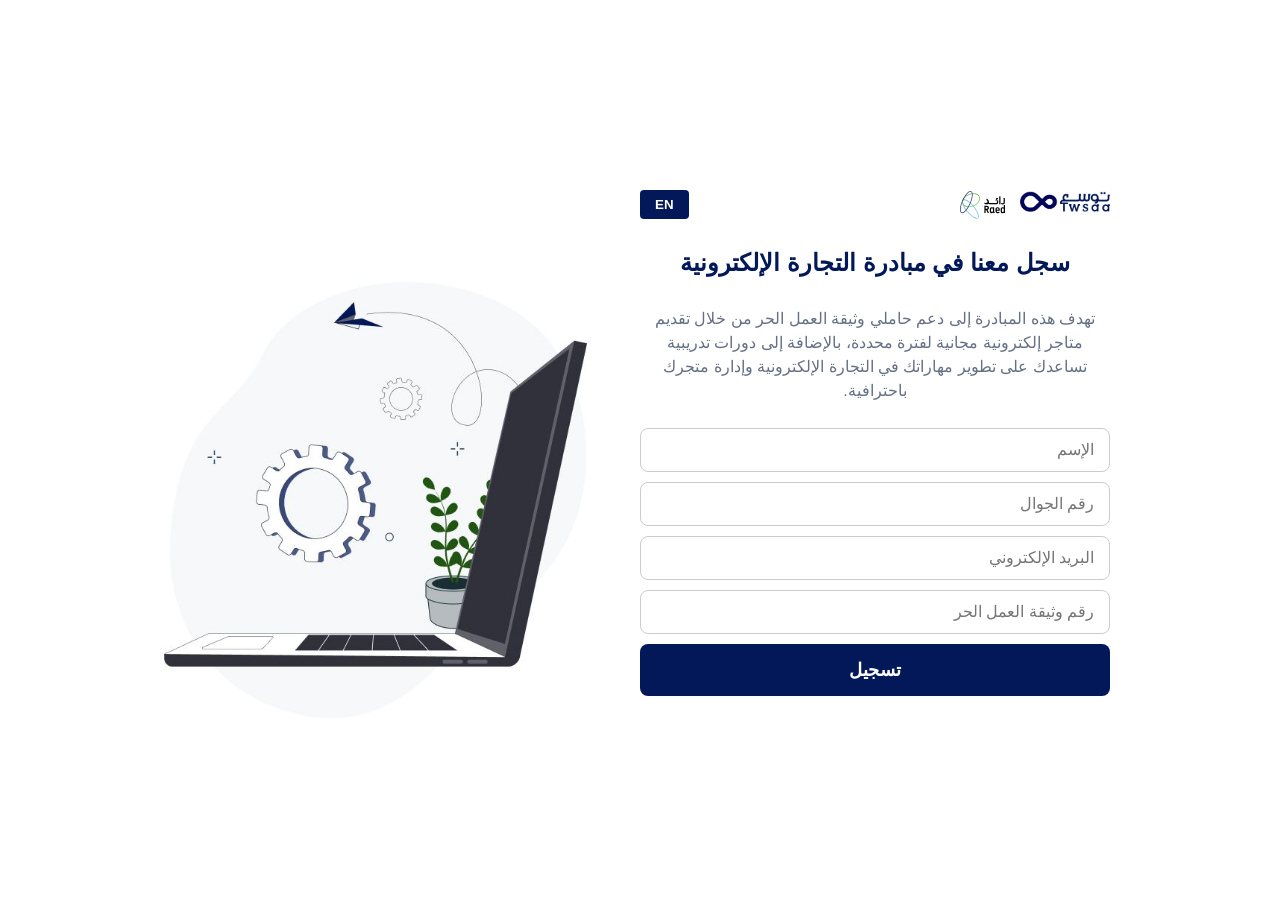
<file: index.html>
<!DOCTYPE html>
<!-- saved from url=(0049)file:///C:/Users/m5azn/Desktop/twsaa2/twsaa2.html -->
<html lang="ar" dir="rtl"><head><meta http-equiv="Content-Type" content="text/html; charset=UTF-8">
  
  <meta name="viewport" content="width=device-width, initial-scale=1">
  <title>صفحة التسجيل</title>
  <link rel="stylesheet" href="./صفحة التسجيل_files/twsaa2.css">
</head>
<body>

  <div class="container">

    
    <div class="right-section">
      
      <div class="header">
        <div class="logos">
          <img src="./صفحة التسجيل_files/twsaa2.png" alt="شعار توسع" class="logo-tawasoa">
          <img src="./صفحة التسجيل_files/raed-logo.svg" alt="شعار رائد" class="logo-raed">
        </div>
        <button class="lang-btn" id="langToggle">EN</button>
      </div>
      
      <form class="form" id="registerForm" method="POST" action="https://script.google.com/macros/s/AKfycbwNGXdk6ZnYtr0vWyB0BpFF8UDIMnHzzxuaIn0mrsLJa_AxDhWha9DjjbfCT5p8ZJDE/exec">
        <h1 id="formTitle">سجل معنا في مبادرة التجارة الإلكترونية</h1>
        <p class="initiative-description" style="margin-bottom: 25px;">
  تهدف هذه المبادرة إلى دعم حاملي وثيقة العمل الحر من خلال تقديم متاجر إلكترونية مجانية
  لفترة محددة، بالإضافة إلى دورات تدريبية تساعدك على تطوير مهاراتك في
  التجارة الإلكترونية وإدارة متجرك باحترافية.
</p>

        <input type="text" name="name" placeholder="الإسم" required="">
        <input type="tel" name="phone" placeholder="رقم الجوال" required="">
        <input type="email" name="email" placeholder="البريد الإلكتروني" required="">
        <input type="text" name="free_work_document_number" placeholder="رقم وثيقة العمل الحر" required="">

        <button type="submit" class="submit-btn">تسجيل</button>
      </form>

    </div>
    <br>
    <br>
<div class="left-section">
      <img src="./صفحة التسجيل_files/WhatsApp Image 2025-06-24 at 10.38.21 AM.jpeg" alt="">
    </div>

  </div>

  <script>
    const langToggle = document.getElementById('langToggle');
    const formTitle = document.getElementById('formTitle');
    const inputs = document.querySelectorAll('input');
    const submitBtn = document.querySelector('.submit-btn');

    let isArabic = true;

    langToggle.addEventListener('click', () => {
      if (isArabic) {
        formTitle.textContent = "Register with us in the E-commerce Initiative";
        inputs[0].placeholder = "Name";
        inputs[1].placeholder = "Phone Number";
        inputs[2].placeholder = "Email";
        inputs[3].placeholder = "Freelance Work Document Number";
        submitBtn.textContent = "Register";
        langToggle.textContent = "AR";
        document.documentElement.lang = 'en';
        document.body.dir = 'ltr';
      } else {
        formTitle.textContent = "سجل معنا في مبادرة التجارة الإلكترونية";
        inputs[0].placeholder = "الإسم";
        inputs[1].placeholder = "رقم الجوال";
        inputs[2].placeholder = "البريد الإلكتروني";
        inputs[3].placeholder = "رقم وثيقة العمل الحر";
        submitBtn.textContent = "تسجيل";
        langToggle.textContent = "EN";
        document.documentElement.lang = 'ar';
        document.body.dir = 'rtl';
      }
      isArabic = !isArabic;
    });
  </script>


</body></html>
</file>
<file: صفحة التسجيل_files/twsaa2.css>
* {
  margin: 0;
  padding: 0;
  box-sizing: border-box;
  font-family: 'Segoe UI', Tahoma, Geneva, Verdana, sans-serif;
}

body {
  background: #fff;
  direction: rtl;
  min-height: 100vh;
  display: flex;
  justify-content: center;
  align-items: center;
  padding: 20px;
}

.container {
  display: flex;
  width: 100%;
  max-width: 1000px;
  height: 600px;
  border-radius: 10px;
  overflow: hidden;
  background: none; /* بدون حدود ولا خلفية */
}

.left-section {
  flex: 1;
  display: flex;
  justify-content: center;
  align-items: center;
}

.left-section img {
  max-width: 90%;
  max-height: 90%;
  border-radius: 10px;
  object-fit: contain;
    margin-top: 100px; 

}

.right-section {
  flex: 1;
  padding: 40px 30px;
  position: relative;
  background: none;
  display: flex;
  flex-direction: column;
  justify-content: flex-start;
  align-items: stretch;
}

.header {
  display: flex;
  justify-content: space-between;
  align-items: center;
  margin-bottom: 30px;
}

/* اللوقوات جنب بعض على اليمين */
.logos {
  display: flex;
  gap: 15px;
}

.logo-tawasoa {
  width: 90px;
  height: 22px;
  object-fit: contain;
}

.logo-raed {
  width: 45px;
  height: 28px;
  object-fit: contain;
}

.lang-btn {
  background: #021859;
  color: white;
  border: none;
  padding: 7px 15px;
  font-weight: bold;
  border-radius: 4px;
  cursor: pointer;
  transition: background 0.3s ease;
}

.initiative-description {
  color: #667085;
  font-family: '29LT Azer', sans-serif; /* أو استبدلها بالخط اللي تستخدمه */
  font-weight: 460;
  font-size: 16px;
  line-height: 150%;
  letter-spacing: 0;
  text-align: center;
  margin-top: 10px;
}

.lang-btn:hover {
  background: #032066;
}

.form {
  display: flex;
  flex-direction: column;
}

.form h1 {
  color: #021859;
  font-size: 24px;
  margin-bottom: 20px;
  text-align: center;
    font-weight: 1000;

  
}

.form input {
  padding: 12px 15px;
  margin-bottom: 10px;
  border: 1.5px solid #ccc;
  border-radius: 8px;
  font-size: 16px;
  text-align: right;
  transition: border-color 0.3s ease;
}

.form input:focus {
  outline: none;
  border-color: #021859;
}

.submit-btn {
  background-color: #021859;
  color: white;
  border: none;
  padding: 15px;
  border-radius: 8px;
  font-size: 18px;
  cursor: pointer;
  font-weight: bold;
  transition: background 0.3s ease;
}

.submit-btn:hover {
  background-color: #032066;
}

/* ريسبونسف */
@media (max-width: 900px) {
  .container {
    flex-direction: column;
    height: auto;
  }
  
  .left-section, .right-section {
    flex: unset;
    width: 100%;
    height: auto;
  }
  
  .left-section img {
    max-width: 100%;
    max-height: 300px;
  }
  
  .right-section {
    padding: 20px;
  }
}
</file>
<file: twsaa2.css>
* {
  margin: 0;
  padding: 0;
  box-sizing: border-box;
  font-family: 'Segoe UI', Tahoma, Geneva, Verdana, sans-serif;
}

body {
  background: #fff;
  direction: rtl;
  min-height: 100vh;
  display: flex;
  justify-content: center;
  align-items: center;
  padding: 20px;
}

.container {
  display: flex;
  width: 100%;
  max-width: 1000px;
  height: 600px;
  border-radius: 10px;
  overflow: hidden;
  background: none; /* بدون حدود ولا خلفية */
}

.left-section {
  flex: 1;
  display: flex;
  justify-content: center;
  align-items: center;
}

.left-section img {
  max-width: 90%;
  max-height: 90%;
  border-radius: 10px;
  object-fit: contain;
    margin-top: 100px; 

}

.right-section {
  flex: 1;
  padding: 40px 30px;
  position: relative;
  background: none;
  display: flex;
  flex-direction: column;
  justify-content: flex-start;
  align-items: stretch;
}

.header {
  display: flex;
  justify-content: space-between;
  align-items: center;
  margin-bottom: 30px;
}

/* اللوقوات جنب بعض على اليمين */
.logos {
  display: flex;
  gap: 15px;
}

.logo-tawasoa {
  width: 90px;
  height: 22px;
  object-fit: contain;
}

.logo-raed {
  width: 45px;
  height: 28px;
  object-fit: contain;
}

.lang-btn {
  background: #021859;
  color: white;
  border: none;
  padding: 7px 15px;
  font-weight: bold;
  border-radius: 4px;
  cursor: pointer;
  transition: background 0.3s ease;
}

.initiative-description {
  color: #667085;
  font-family: '29LT Azer', sans-serif; /* أو استبدلها بالخط اللي تستخدمه */
  font-weight: 460;
  font-size: 16px;
  line-height: 150%;
  letter-spacing: 0;
  text-align: center;
  margin-top: 10px;
}

.lang-btn:hover {
  background: #032066;
}

.form {
  display: flex;
  flex-direction: column;
}

.form h1 {
  color: #021859;
  font-size: 24px;
  margin-bottom: 20px;
  text-align: center;
    font-weight: 1000;

  
}

.form input {
  padding: 12px 15px;
  margin-bottom: 10px;
  border: 1.5px solid #ccc;
  border-radius: 8px;
  font-size: 16px;
  text-align: right;
  transition: border-color 0.3s ease;
}

.form input:focus {
  outline: none;
  border-color: #021859;
}

.submit-btn {
  background-color: #021859;
  color: white;
  border: none;
  padding: 15px;
  border-radius: 8px;
  font-size: 18px;
  cursor: pointer;
  font-weight: bold;
  transition: background 0.3s ease;
}

.submit-btn:hover {
  background-color: #032066;
}

/* ريسبونسف */
@media (max-width: 900px) {
  .container {
    flex-direction: column;
    height: auto;
  }
  
  .left-section, .right-section {
    flex: unset;
    width: 100%;
    height: auto;
  }
  
  .left-section img {
    max-width: 100%;
    max-height: 300px;
  }
  
  .right-section {
    padding: 20px;
  }
}
</file>
